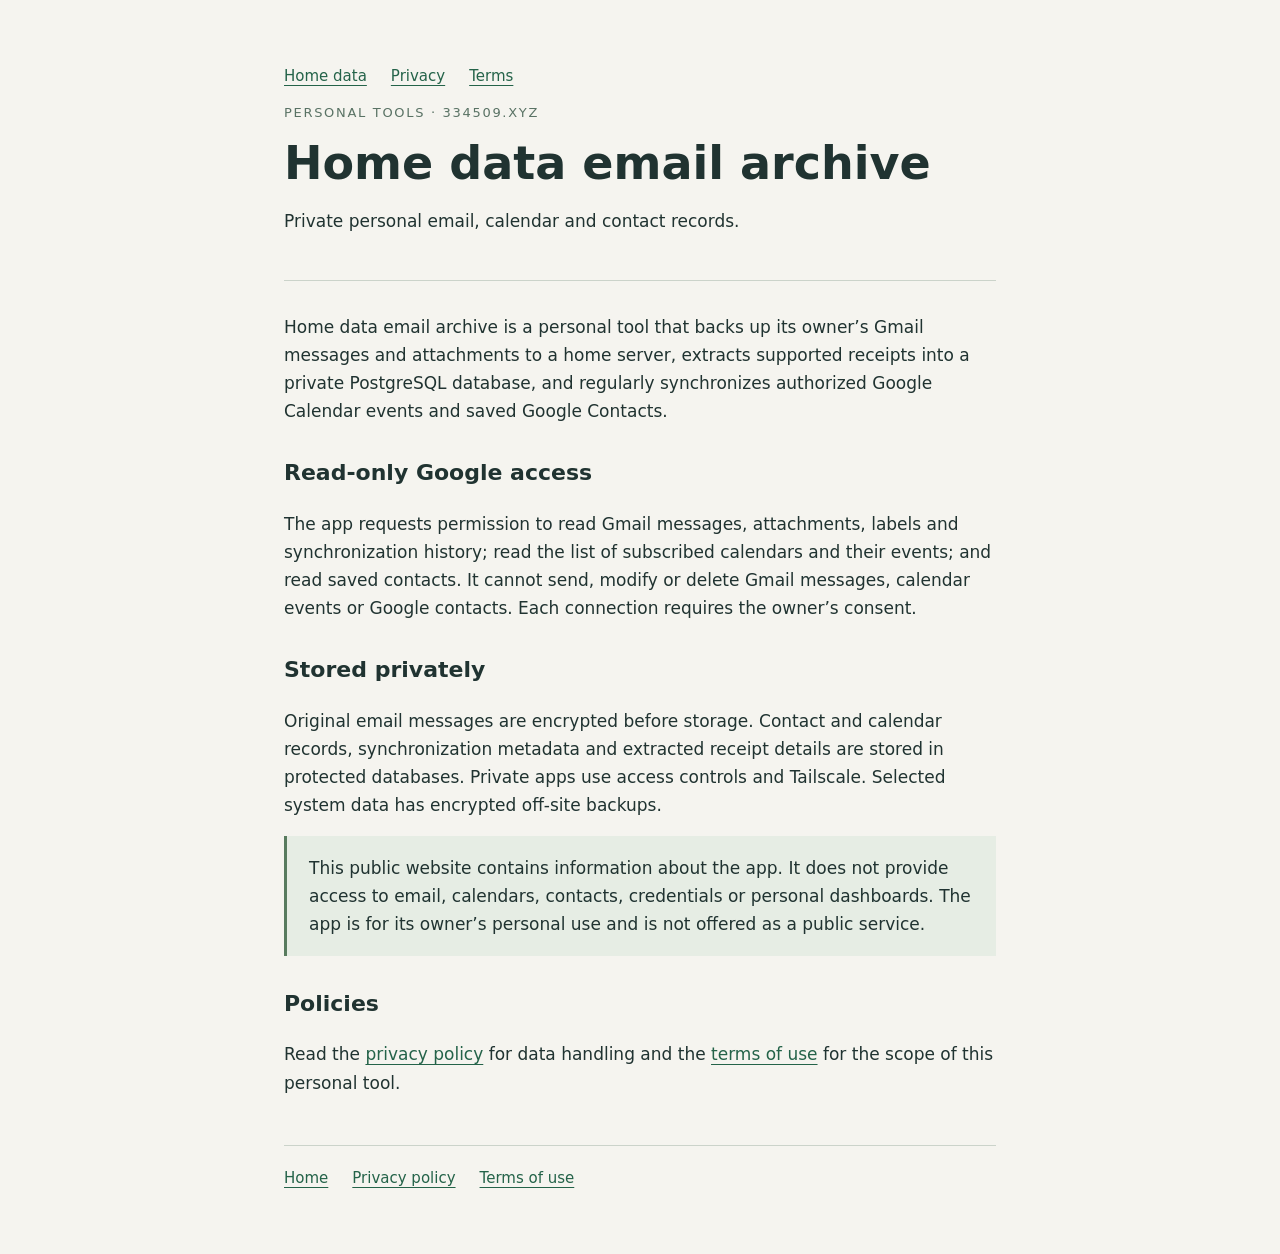
<file: index.html>
<!doctype html>
<html lang="en"><head><meta charset="utf-8"><meta name="viewport" content="width=device-width,initial-scale=1"><title>Home data email archive · Home data</title><meta name="description" content="Private personal email, calendar and contact records."><link rel="stylesheet" href="/style.css"></head><body><main><header><nav><a href="/">Home data</a><a href="/privacy.html">Privacy</a><a href="/terms.html">Terms</a></nav><p class="eyebrow">Personal tools · 334509.xyz</p><h1>Home data email archive</h1><p>Private personal email, calendar and contact records.</p></header><p>Home data email archive is a personal tool that backs up its owner’s Gmail messages and attachments to a home server, extracts supported receipts into a private PostgreSQL database, and regularly synchronizes authorized Google Calendar events and saved Google Contacts.</p><h2>Read-only Google access</h2><p>The app requests permission to read Gmail messages, attachments, labels and synchronization history; read the list of subscribed calendars and their events; and read saved contacts. It cannot send, modify or delete Gmail messages, calendar events or Google contacts. Each connection requires the owner’s consent.</p><h2>Stored privately</h2><p>Original email messages are encrypted before storage. Contact and calendar records, synchronization metadata and extracted receipt details are stored in protected databases. Private apps use access controls and Tailscale. Selected system data has encrypted off-site backups.</p><p class="note">This public website contains information about the app. It does not provide access to email, calendars, contacts, credentials or personal dashboards. The app is for its owner’s personal use and is not offered as a public service.</p><h2>Policies</h2><p>Read the <a href="/privacy.html">privacy policy</a> for data handling and the <a href="/terms.html">terms of use</a> for the scope of this personal tool.</p><footer><a href="/">Home</a><a href="/privacy.html">Privacy policy</a><a href="/terms.html">Terms of use</a></footer></main></body></html>
</file>
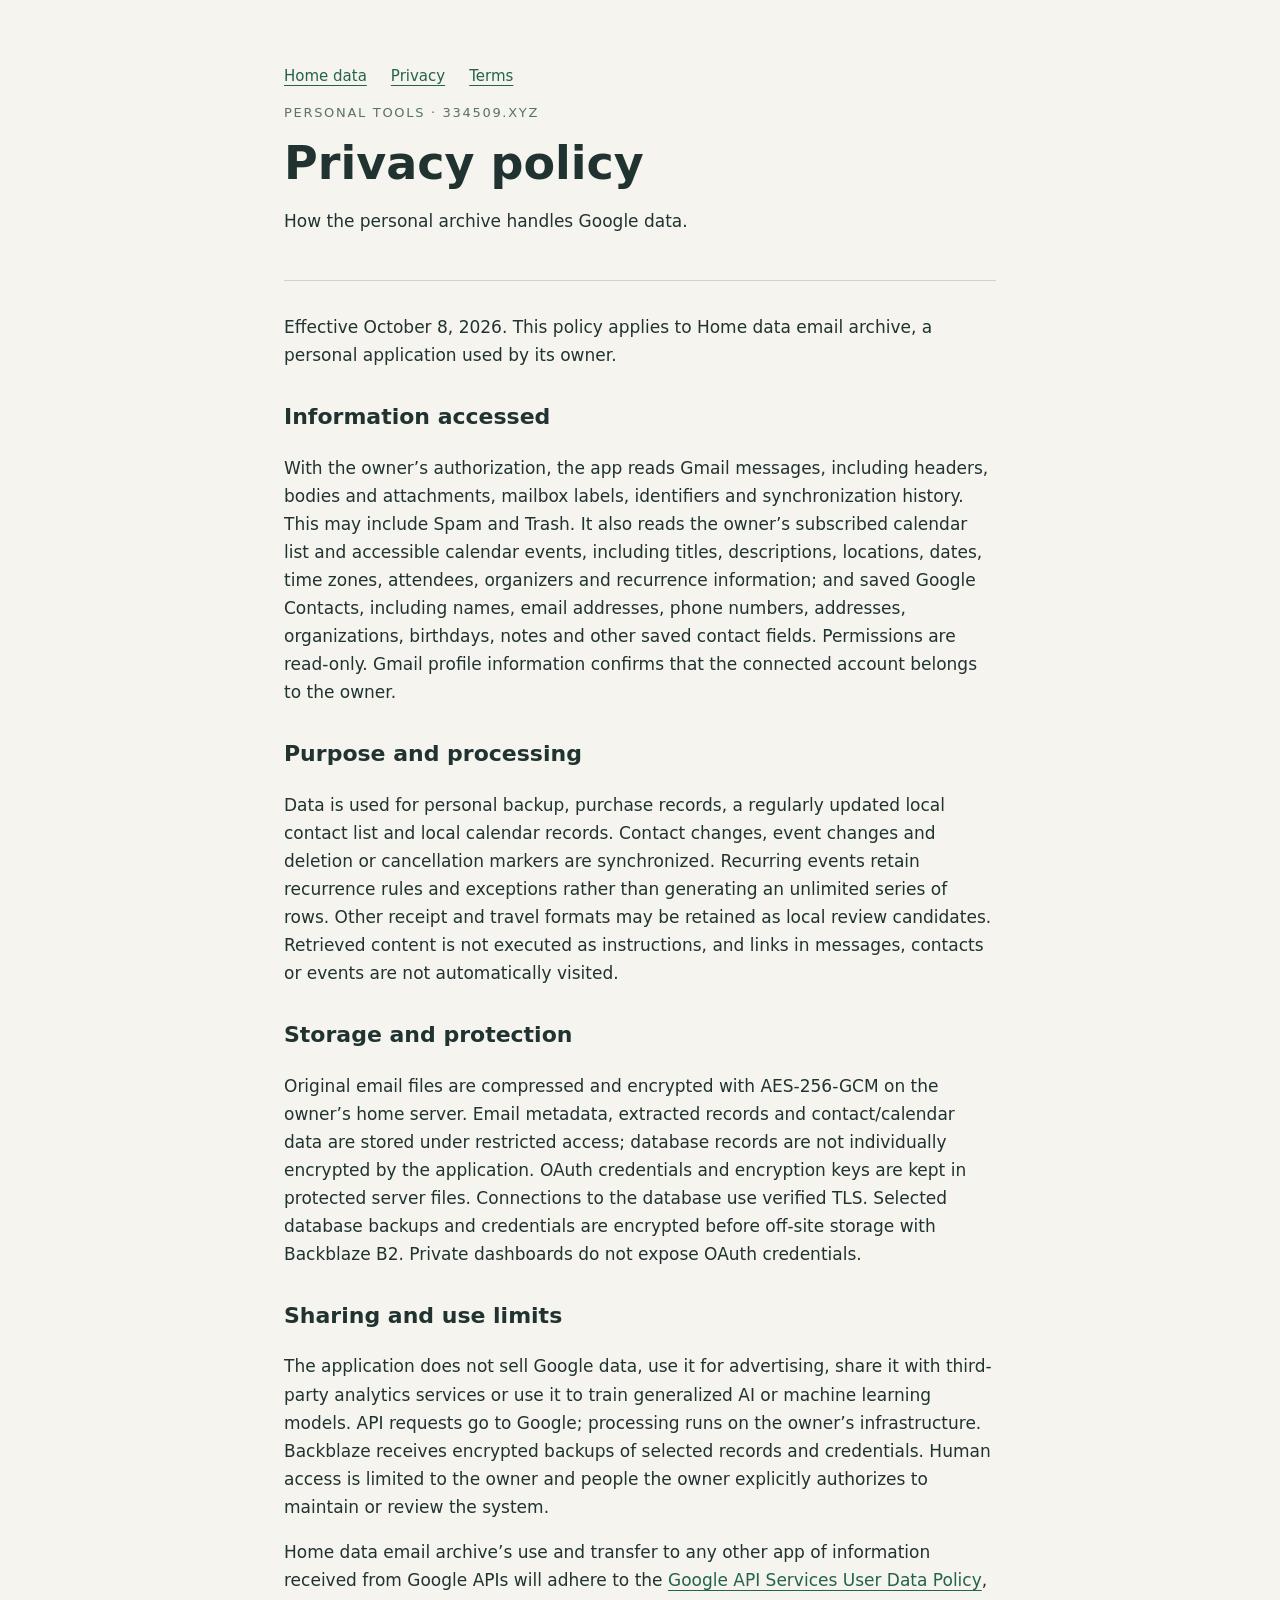
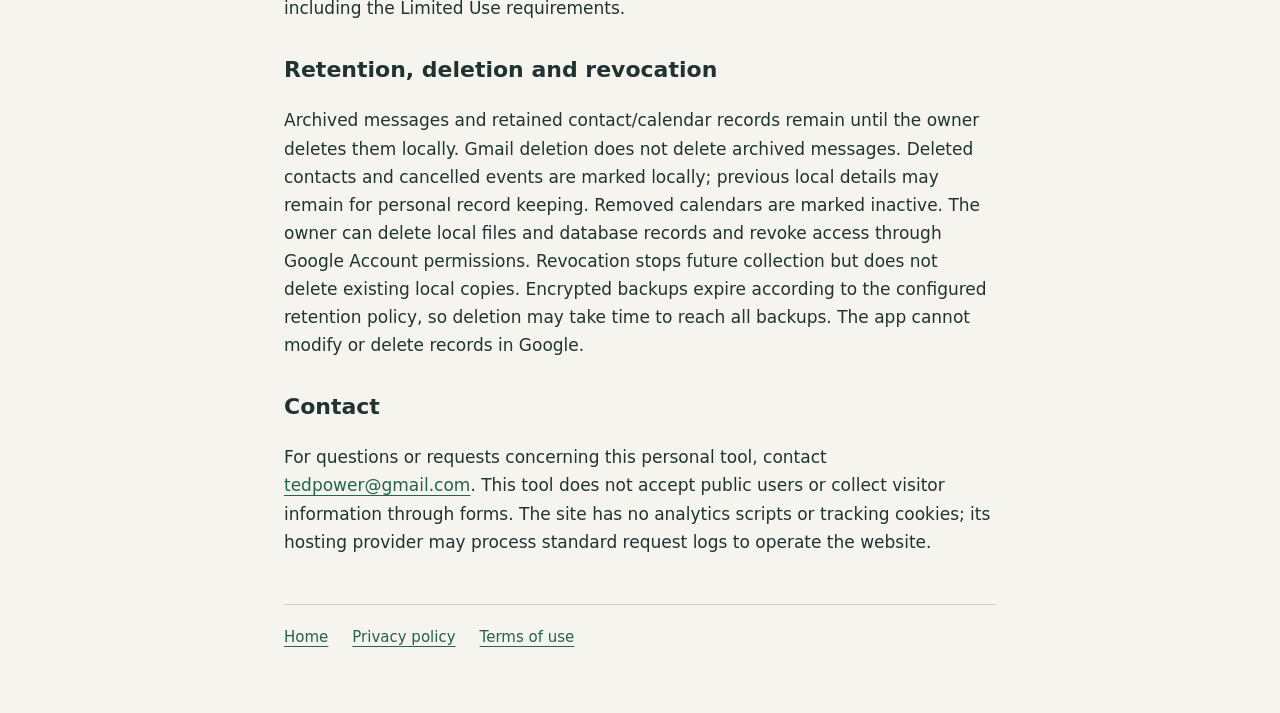
<file: privacy.html>
<!doctype html>
<html lang="en"><head><meta charset="utf-8"><meta name="viewport" content="width=device-width,initial-scale=1"><title>Privacy policy · Home data</title><meta name="description" content="How the personal archive handles Google data."><link rel="stylesheet" href="/style.css"></head><body><main><header><nav><a href="/">Home data</a><a href="/privacy.html">Privacy</a><a href="/terms.html">Terms</a></nav><p class="eyebrow">Personal tools · 334509.xyz</p><h1>Privacy policy</h1><p>How the personal archive handles Google data.</p></header><p>Effective October 8, 2026. This policy applies to Home data email archive, a personal application used by its owner.</p><h2>Information accessed</h2><p>With the owner’s authorization, the app reads Gmail messages, including headers, bodies and attachments, mailbox labels, identifiers and synchronization history. This may include Spam and Trash. It also reads the owner’s subscribed calendar list and accessible calendar events, including titles, descriptions, locations, dates, time zones, attendees, organizers and recurrence information; and saved Google Contacts, including names, email addresses, phone numbers, addresses, organizations, birthdays, notes and other saved contact fields. Permissions are read-only. Gmail profile information confirms that the connected account belongs to the owner.</p><h2>Purpose and processing</h2><p>Data is used for personal backup, purchase records, a regularly updated local contact list and local calendar records. Contact changes, event changes and deletion or cancellation markers are synchronized. Recurring events retain recurrence rules and exceptions rather than generating an unlimited series of rows. Other receipt and travel formats may be retained as local review candidates. Retrieved content is not executed as instructions, and links in messages, contacts or events are not automatically visited.</p><h2>Storage and protection</h2><p>Original email files are compressed and encrypted with AES-256-GCM on the owner’s home server. Email metadata, extracted records and contact/calendar data are stored under restricted access; database records are not individually encrypted by the application. OAuth credentials and encryption keys are kept in protected server files. Connections to the database use verified TLS. Selected database backups and credentials are encrypted before off-site storage with Backblaze B2. Private dashboards do not expose OAuth credentials.</p><h2>Sharing and use limits</h2><p>The application does not sell Google data, use it for advertising, share it with third-party analytics services or use it to train generalized AI or machine learning models. API requests go to Google; processing runs on the owner’s infrastructure. Backblaze receives encrypted backups of selected records and credentials. Human access is limited to the owner and people the owner explicitly authorizes to maintain or review the system.</p><p>Home data email archive’s use and transfer to any other app of information received from Google APIs will adhere to the <a href="https://developers.google.com/terms/api-services-user-data-policy">Google API Services User Data Policy</a>, including the Limited Use requirements.</p><h2>Retention, deletion and revocation</h2><p>Archived messages and retained contact/calendar records remain until the owner deletes them locally. Gmail deletion does not delete archived messages. Deleted contacts and cancelled events are marked locally; previous local details may remain for personal record keeping. Removed calendars are marked inactive. The owner can delete local files and database records and revoke access through Google Account permissions. Revocation stops future collection but does not delete existing local copies. Encrypted backups expire according to the configured retention policy, so deletion may take time to reach all backups. The app cannot modify or delete records in Google.</p><h2>Contact</h2><p>For questions or requests concerning this personal tool, contact <a href="mailto:tedpower@gmail.com">tedpower@gmail.com</a>. This tool does not accept public users or collect visitor information through forms. The site has no analytics scripts or tracking cookies; its hosting provider may process standard request logs to operate the website.</p><footer><a href="/">Home</a><a href="/privacy.html">Privacy policy</a><a href="/terms.html">Terms of use</a></footer></main></body></html>
</file>
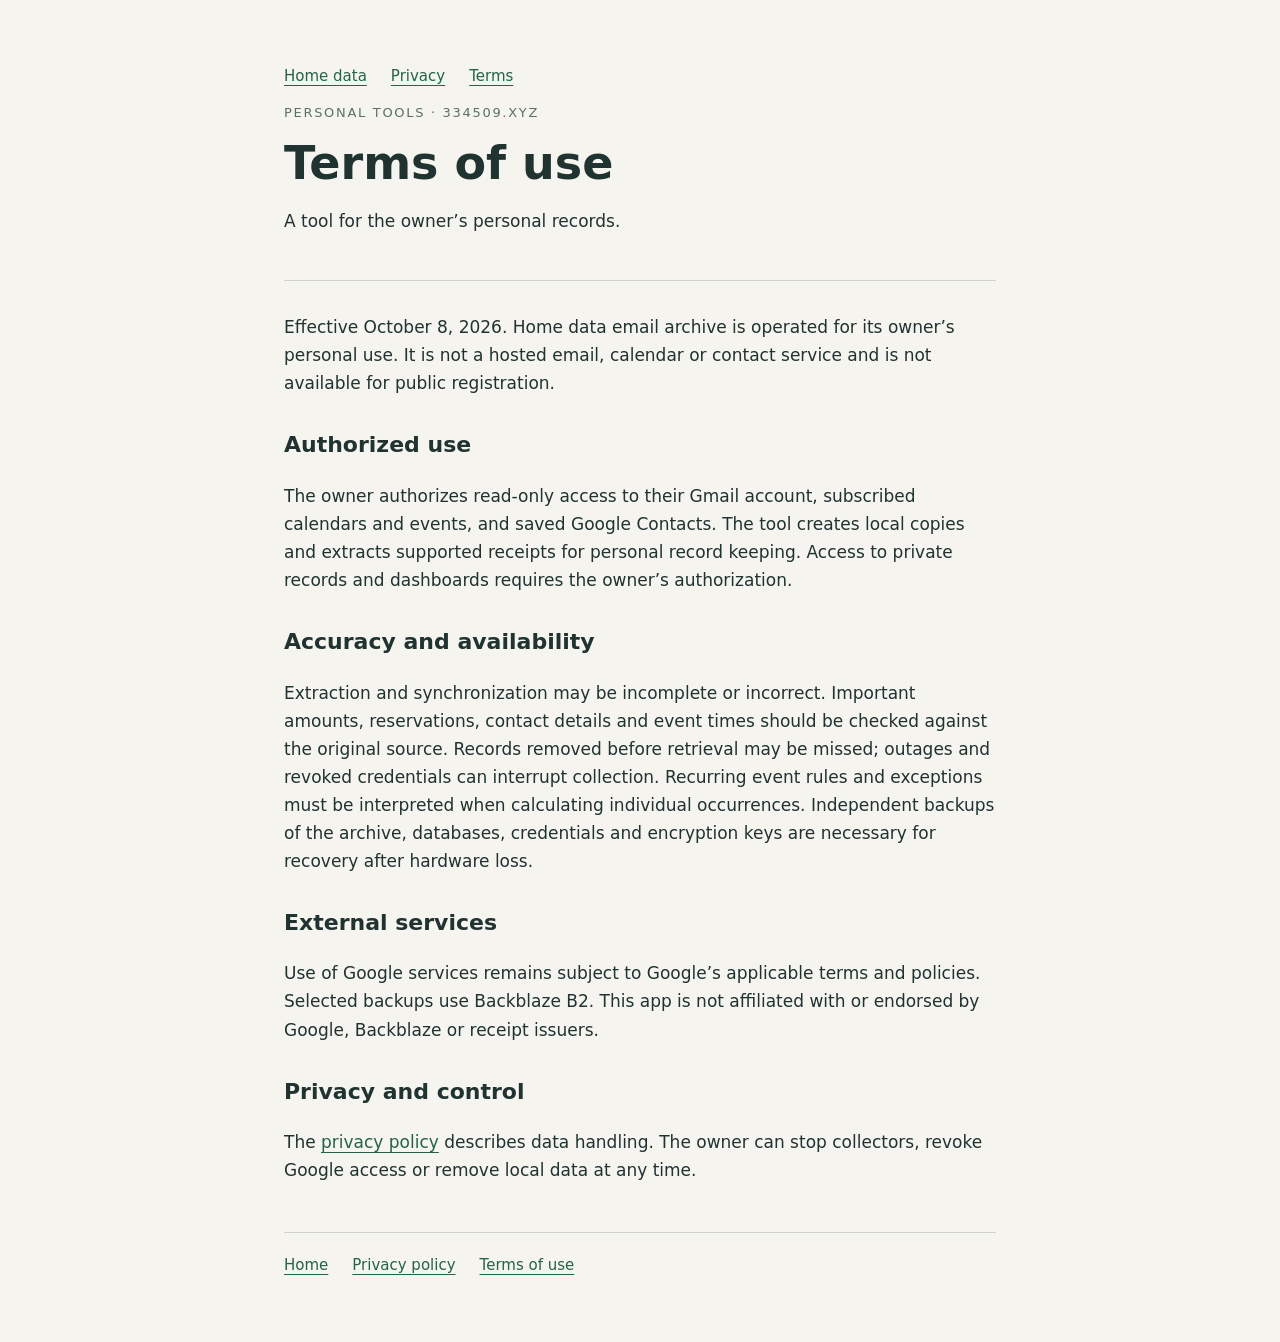
<file: terms.html>
<!doctype html>
<html lang="en"><head><meta charset="utf-8"><meta name="viewport" content="width=device-width,initial-scale=1"><title>Terms of use · Home data</title><meta name="description" content="A tool for the owner’s personal records."><link rel="stylesheet" href="/style.css"></head><body><main><header><nav><a href="/">Home data</a><a href="/privacy.html">Privacy</a><a href="/terms.html">Terms</a></nav><p class="eyebrow">Personal tools · 334509.xyz</p><h1>Terms of use</h1><p>A tool for the owner’s personal records.</p></header><p>Effective October 8, 2026. Home data email archive is operated for its owner’s personal use. It is not a hosted email, calendar or contact service and is not available for public registration.</p><h2>Authorized use</h2><p>The owner authorizes read-only access to their Gmail account, subscribed calendars and events, and saved Google Contacts. The tool creates local copies and extracts supported receipts for personal record keeping. Access to private records and dashboards requires the owner’s authorization.</p><h2>Accuracy and availability</h2><p>Extraction and synchronization may be incomplete or incorrect. Important amounts, reservations, contact details and event times should be checked against the original source. Records removed before retrieval may be missed; outages and revoked credentials can interrupt collection. Recurring event rules and exceptions must be interpreted when calculating individual occurrences. Independent backups of the archive, databases, credentials and encryption keys are necessary for recovery after hardware loss.</p><h2>External services</h2><p>Use of Google services remains subject to Google’s applicable terms and policies. Selected backups use Backblaze B2. This app is not affiliated with or endorsed by Google, Backblaze or receipt issuers.</p><h2>Privacy and control</h2><p>The <a href="/privacy.html">privacy policy</a> describes data handling. The owner can stop collectors, revoke Google access or remove local data at any time.</p><footer><a href="/">Home</a><a href="/privacy.html">Privacy policy</a><a href="/terms.html">Terms of use</a></footer></main></body></html>
</file>
<file: style.css>
*{box-sizing:border-box}body{margin:0;background:#f5f4ef;color:#203331;font:17px/1.65 system-ui,sans-serif}main{max-width:760px;margin:auto;padding:64px 24px}header{border-bottom:1px solid #cbd3ca;padding-bottom:28px;margin-bottom:32px}.eyebrow{font-size:13px;letter-spacing:.13em;text-transform:uppercase;color:#597264}h1{font-size:clamp(30px,6vw,46px);line-height:1.15;font-weight:650;margin:14px 0}h2{font-size:22px;margin-top:30px}a{color:#246349;text-underline-offset:4px}nav,footer{display:flex;flex-wrap:wrap;gap:24px;font-size:15px}footer{margin-top:48px;border-top:1px solid #cbd3ca;padding-top:20px}.note{padding:18px 22px;background:#e6ede4;border-left:3px solid #587b5e}
</file>
